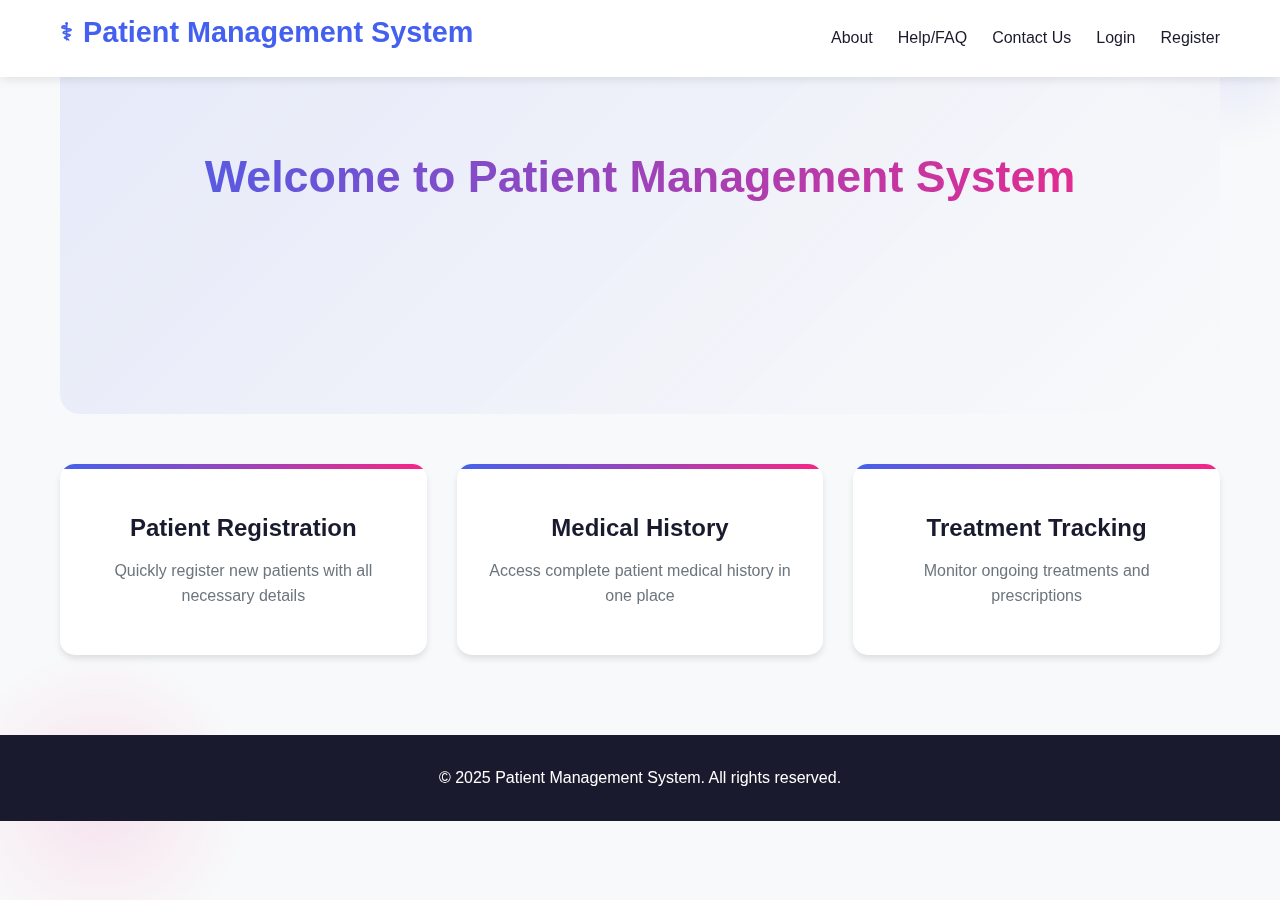
<file: index.html>
<!DOCTYPE html>
<html lang="en">
<head>
    <meta charset="UTF-8">
    <meta name="viewport" content="width=device-width, initial-scale=1.0">
    <title>Patient Management System</title>
    <link rel="stylesheet" href="css/index.css">
</head>
<body>
    <header>
        <div class="container">
            <h1>Patient Management System</h1>
            <nav>
                <ul>
                    <li><a href="#">About</a></li>
                    <li><a href="#">Help/FAQ</a></li>
                    <li><a href="#">Contact Us</a></li>
                    <li><a href="login.html">Login</a></li>
                    <li><a href="login.html?register=true">Register</a></li>
                </ul>
            </nav>
        </div>
    </header>

    <main class="container">
        <section class="hero">
            <h2>Welcome to Patient Management System</h2>
            <p>Efficiently manage patient flow, records, and treatment history</p>
            <div class="cta-buttons">
                <a href="login.html" class="btn primary">Staff Dashboard</a>
                <a href="#" class="btn secondary">Learn More</a>
            </div>
        </section>

        <section class="features">
            <div class="feature-card">
                <h3>Patient Registration</h3>
                <p>Quickly register new patients with all necessary details</p>
            </div>
            <div class="feature-card">
                <h3>Medical History</h3>
                <p>Access complete patient medical history in one place</p>
            </div>
            <div class="feature-card">
                <h3>Treatment Tracking</h3>
                <p>Monitor ongoing treatments and prescriptions</p>
            </div>
        </section>
    </main>

    <footer>
        <div class="container">
            <p>&copy; 2025 Patient Management System. All rights reserved.</p>
        </div>
    </footer>

    <script src="js/main.js"></script>
</body>
</html>
</file>
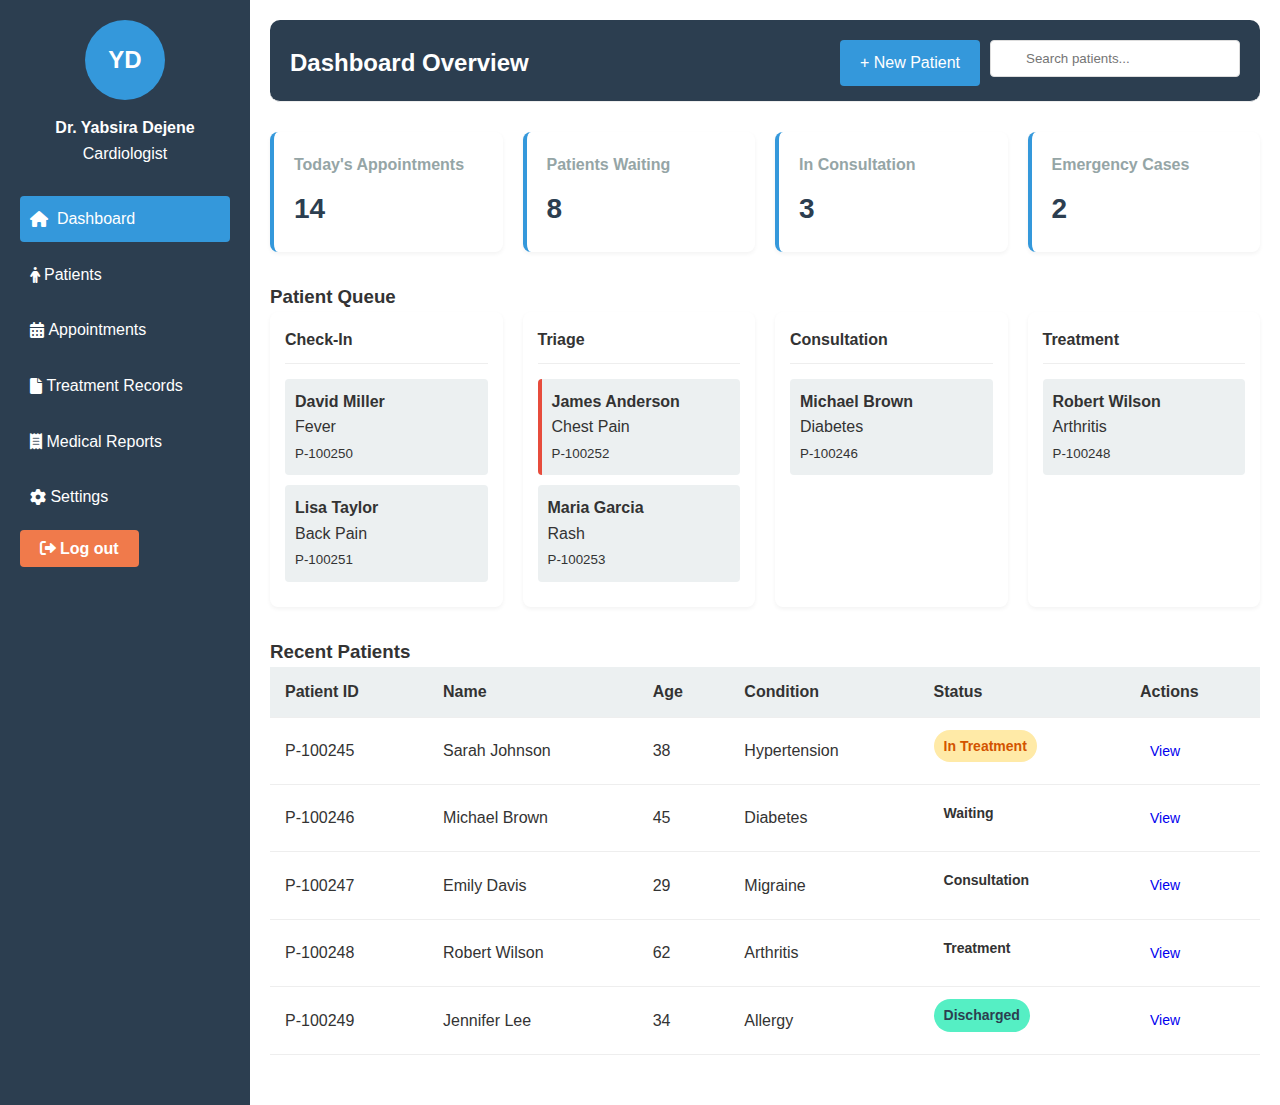
<file: dashboard.html>
<!DOCTYPE html>
<html lang="en">
<head>
    <meta charset="UTF-8">
    <meta name="viewport" content="width=device-width, initial-scale=1.0">
    <title>Dashboard | Patient Management System</title>
    <link rel="stylesheet" href="css/style.css">
 <link rel="stylesheet" href="https://cdnjs.cloudflare.com/ajax/libs/font-awesome/6.0.0-beta3/css/all.min.css">
</head>
<body>
    <div class="dashboard-container">
        <aside class="sidebar">
            <div class="profile-summary">
                <div class="avatar">YD</div>
                <h4>Dr. Yabsira Dejene</h4>
                <p>Cardiologist</p>
            </div>
            <nav>
                <ul>
                    <li class="active"><a href="dashboard.html"><i class="icon-dashboard fas fa-home "></i> &nbsp; Dashboard</a></li>
                    <li><a href="#recent-patients"><i class="icon-patients fas fa-person">&nbsp;</i> Patients</a></li>
                    <li><a href="#"><i class="icon-appointments fas fa-calendar-days "></i> &nbsp;Appointments</a></li>
                    <li><a href="#"><i class="icon-treatment fas fa-file"></i> &nbsp;Treatment Records</a></li>
                    <li><a href="#"><i class="icon-reports fas fa-receipt"></i> &nbsp;Medical Reports</a></li>
                    <li><a href="#"><i class="icon-settings fas fa-gear"></i> &nbsp;Settings</a></li>
                </ul>
            </nav>  
            <button class="logout-btn btn  fa-solid fa-right-from-bracket " id="logout-btn" style="background-color: rgb(240, 122, 75); color: white;">&nbsp;<a href="index.html" style="text-decoration: none; color: white;">Log out</a></button>
        </aside>

        <main class="main-content">
            <header class="content-header">
                <h2>Dashboard Overview</h2>
                <div class="header-actions">
                    <!-- <button class="btn primary" id="new-patient-btn">+ New Patient</button> -->
                     <a href="new-patient.html" class="btn primary" id="new-patient-btn">+ New Patient</a>
                    <div class="search-box">
                        <input type="text" placeholder="Search patients...">
                        <i class="icon-search"></i>
                    </div>
                </div>
            </header>

            <div class="stats-grid">
                <div class="stat-card">
                    <h3>Today's Appointments</h3>
                    <p class="stat-value">14</p>
                </div>
                <div class="stat-card">
                    <h3>Patients Waiting</h3>
                    <p class="stat-value">8</p>
                </div>
                <div class="stat-card">
                    <h3>In Consultation</h3>
                    <p class="stat-value">3</p>
                </div>
                <div class="stat-card">
                    <h3>Emergency Cases</h3>
                    <p class="stat-value">2</p>
                </div>
            </div>

            <div class="content-section">
                <h3>Patient Queue</h3>
                <div class="queue-stages">
                    <div class="queue-stage">
                        <h4>Check-In</h4>
                        <div class="queue-list" id="checkin-queue">
                            <!-- Filled by JavaScript -->
                        </div>
                    </div>
                    <div class="queue-stage">
                        <h4>Triage</h4>
                        <div class="queue-list" id="triage-queue">
                            <!-- Filled by JavaScript -->
                        </div>
                    </div>
                    <div class="queue-stage">
                        <h4>Consultation</h4>
                        <div class="queue-list" id="consultation-queue">
                            <!-- Filled by JavaScript -->
                        </div>
                    </div>
                    <div class="queue-stage">
                        <h4>Treatment</h4>
                        <div class="queue-list" id="treatment-queue">
                            <!-- Filled by JavaScript -->
                        </div>
                    </div>
                </div>
            </div>

            <div class="content-section">
                <h3>Recent Patients</h3>
                <table class="patients-table">
                    <thead>
                        <tr>
                            <th>Patient ID</th>
                            <th>Name</th>
                            <th>Age</th>
                            <th>Condition</th>
                            <th>Status</th>
                            <th>Actions</th>
                        </tr>
                    </thead>
                    <tbody id="recent-patients">
                        <!-- Filled by JavaScript -->
                    </tbody>
                </table>
            </div>
        </main>
    </div>

    <script src="js/main.js"></script>
    <script src="js/patient.js"></script>
</body>
</html>
</file>
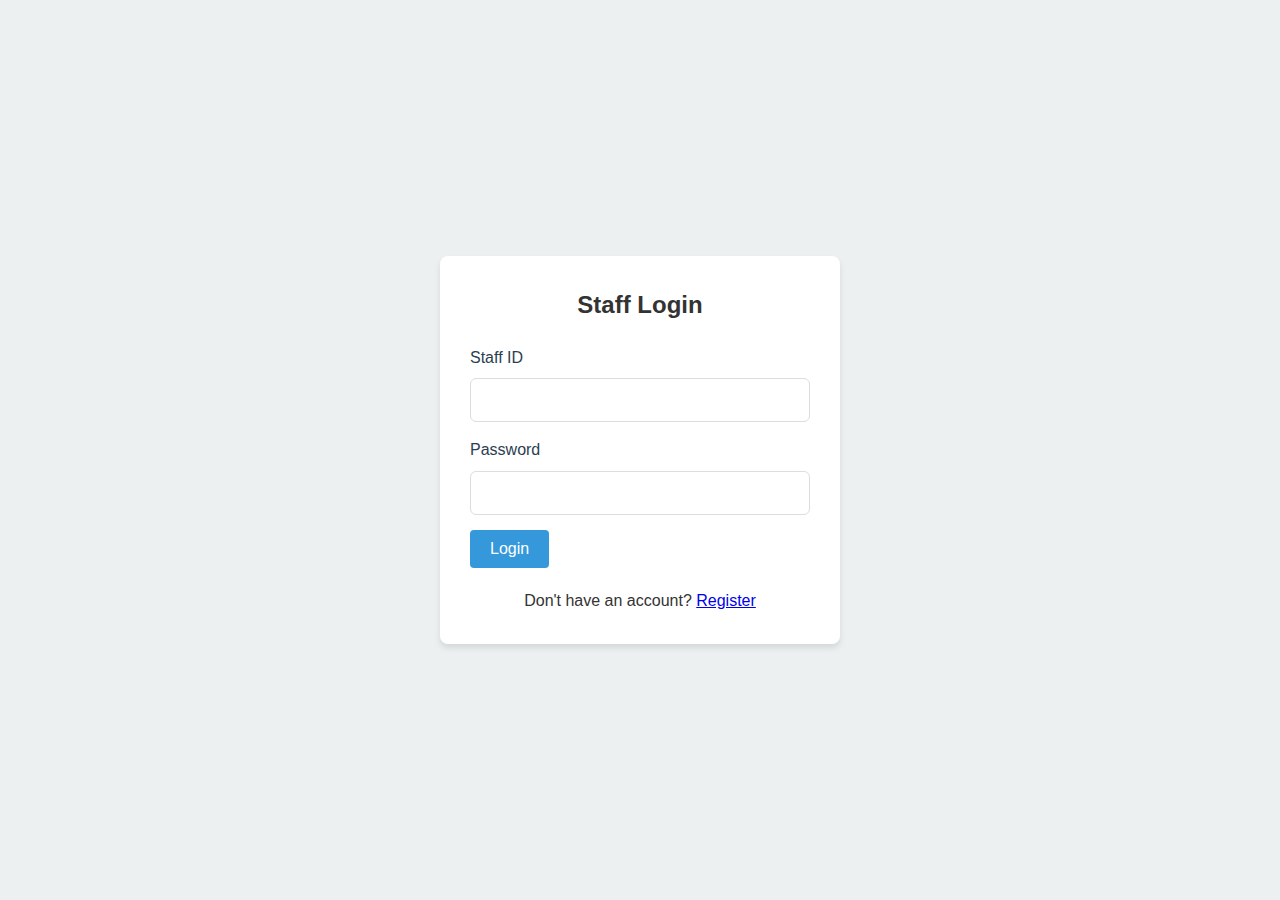
<file: login.html>
<!DOCTYPE html>
<html lang="en">
<head>
    <meta charset="UTF-8">
    <meta name="viewport" content="width=device-width, initial-scale=1.0">
    <title>Login | Patient Management System</title>
    <link rel="stylesheet" href="css/style.css">
</head>
<body>
    <div class="auth-container">
        <div class="auth-box" id="login-box">
            <h2>Staff Login</h2>
            <form id="login-form">
                <div class="form-group">
                    <label for="username">Staff ID</label>
                    <input type="text" id="username" required>
                </div>
                <div class="form-group">
                    <label for="password">Password</label>
                    <input type="password" id="password" required>
                </div>
                <button type="submit" class="btn primary">Login</button>
            </form>
            <p class="auth-switch">Don't have an account? <a href="#" id="show-register">Register</a></p>
        </div>

        <div class="auth-box hidden" id="register-box">
            <h2>Staff Registration</h2>
            <form id="register-form">
                <div class="form-group">
                    <label for="reg-name">Full Name</label>
                    <input type="text" id="reg-name" required>
                </div>
                <div class="form-group">
                    <label for="reg-email">Email</label>
                    <input type="email" id="reg-email" required>
                </div>
                <div class="form-group">
                    <label for="reg-staff-id">Staff ID</label>
                    <input type="text" id="reg-staff-id" required>
                </div>
                <div class="form-group">
                    <label for="reg-password">Password</label>
                    <input type="password" id="reg-password" required>
                </div>
                <div class="form-group">
                    <label for="reg-confirm">Confirm Password</label>
                    <input type="password" id="reg-confirm" required>
                </div>
                <button type="submit" class="btn primary">Register</button>
            </form>
            <p class="auth-switch">Already have an account? <a href="#" id="show-login">Login</a></p>
        </div>
    </div>

    <script src="js/auth.js"></script>
</body>
</html>
</file>
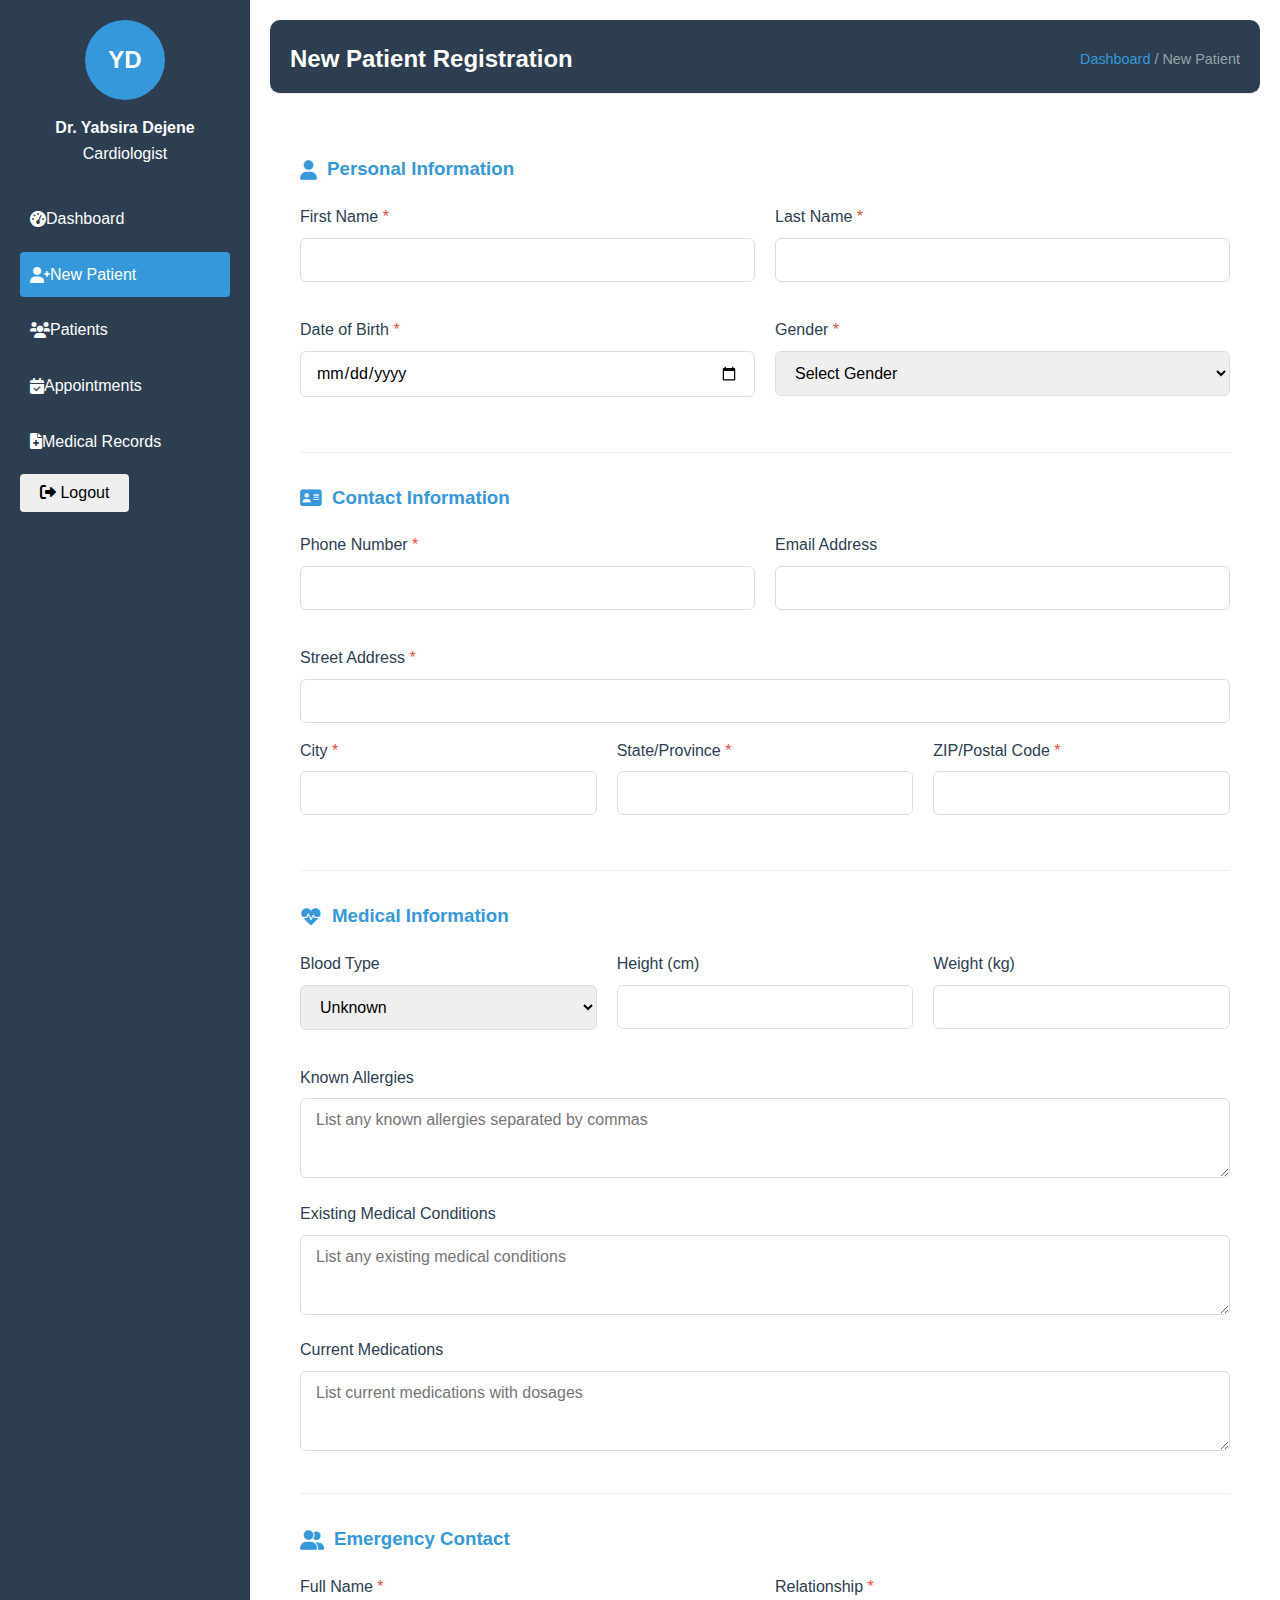
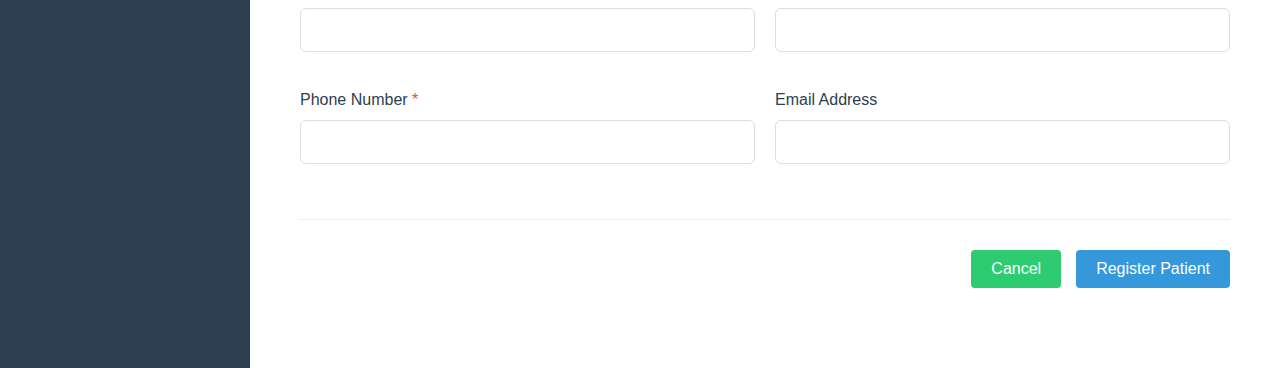
<file: new-patient.html>
<!DOCTYPE html>
<html lang="en">
<head>
    <meta charset="UTF-8">
    <meta name="viewport" content="width=device-width, initial-scale=1.0">
    <title>New Patient Registration | Patient Management System</title>
    <link rel="stylesheet" href="css/style.css">
    <link href="https://fonts.googleapis.com/css2?family=Poppins:wght@400;500;600;700&display=swap" rel="stylesheet">
    <link rel="stylesheet" href="https://cdnjs.cloudflare.com/ajax/libs/font-awesome/6.0.0-beta3/css/all.min.css">
</head>
<body>
    <div class="dashboard-container">
        <aside class="sidebar">
            <div class="profile-summary">
                <div class="avatar">YD</div>
                <h4>Dr. Yabsira Dejene</h4>
                <p>Cardiologist</p>
            </div>
            <nav>
                <ul>
                    <li><a href="dashboard.html"><i class="fas fa-tachometer-alt"></i> Dashboard</a></li>
                    <li class="active"><a href="#"><i class="fas fa-user-plus"></i> New Patient</a></li>
                    <li><a href="#"><i class="fas fa-users"></i> Patients</a></li>
                    <li><a href="#"><i class="fas fa-calendar-check"></i> Appointments</a></li>
                    <li><a href="#"><i class="fas fa-file-medical"></i> Medical Records</a></li>
                </ul>
            </nav>
            <button class="logout-btn btn" id="logout-btn"><i class="fas fa-sign-out-alt"></i> Logout</button>
        </aside>

        <main class="main-content">
            <header class="content-header">
                <h2>New Patient Registration</h2>
                <div class="breadcrumb">
                    <a href="dashboard.html">Dashboard</a> / <span>New Patient</span>
                </div>
            </header>

            <div class="registration-form-container">
                <form id="patient-registration-form">
                    <div class="form-section">
                        <h3><i class="fas fa-user"></i> Personal Information</h3>
                        <div class="form-row">
                            <div class="form-group">
                                <label for="first-name">First Name <span class="required">*</span></label>
                                <input type="text" id="first-name" name="first-name" required>
                            </div>
                            <div class="form-group">
                                <label for="last-name">Last Name <span class="required">*</span></label>
                                <input type="text" id="last-name" name="last-name" required>
                            </div>
                        </div>

                        <div class="form-row">
                            <div class="form-group">
                                <label for="dob">Date of Birth <span class="required">*</span></label>
                                <input type="date" id="dob" name="dob" required>
                            </div>
                            <div class="form-group">
                                <label for="gender">Gender <span class="required">*</span></label>
                                <select id="gender" name="gender" required>
                                    <option value="">Select Gender</option>
                                    <option value="male">Male</option>
                                    <option value="female">Female</option>
                                    <option value="other">Other</option>
                                    <option value="prefer-not-to-say">Prefer not to say</option>
                                </select>
                            </div>
                        </div>
                    </div>

                    <div class="form-section">
                        <h3><i class="fas fa-address-card"></i> Contact Information</h3>
                        <div class="form-row">
                            <div class="form-group">
                                <label for="phone">Phone Number <span class="required">*</span></label>
                                <input type="tel" id="phone" name="phone" required>
                            </div>
                            <div class="form-group">
                                <label for="email">Email Address</label>
                                <input type="email" id="email" name="email">
                            </div>
                        </div>

                        <div class="form-group">
                            <label for="address">Street Address <span class="required">*</span></label>
                            <input type="text" id="address" name="address" required>
                        </div>

                        <div class="form-row">
                            <div class="form-group">
                                <label for="city">City <span class="required">*</span></label>
                                <input type="text" id="city" name="city" required>
                            </div>
                            <div class="form-group">
                                <label for="state">State/Province <span class="required">*</span></label>
                                <input type="text" id="state" name="state" required>
                            </div>
                            <div class="form-group">
                                <label for="zip">ZIP/Postal Code <span class="required">*</span></label>
                                <input type="text" id="zip" name="zip" required>
                            </div>
                        </div>
                    </div>

                    <div class="form-section">
                        <h3><i class="fas fa-heartbeat"></i> Medical Information</h3>
                        <div class="form-row">
                            <div class="form-group">
                                <label for="blood-type">Blood Type</label>
                                <select id="blood-type" name="blood-type">
                                    <option value="">Unknown</option>
                                    <option value="A+">A+</option>
                                    <option value="A-">A-</option>
                                    <option value="B+">B+</option>
                                    <option value="B-">B-</option>
                                    <option value="AB+">AB+</option>
                                    <option value="AB-">AB-</option>
                                    <option value="O+">O+</option>
                                    <option value="O-">O-</option>
                                </select>
                            </div>
                            <div class="form-group">
                                <label for="height">Height (cm)</label>
                                <input type="number" id="height" name="height" min="0">
                            </div>
                            <div class="form-group">
                                <label for="weight">Weight (kg)</label>
                                <input type="number" id="weight" name="weight" min="0">
                            </div>
                        </div>

                        <div class="form-group">
                            <label for="allergies">Known Allergies</label>
                            <textarea id="allergies" name="allergies" rows="2" placeholder="List any known allergies separated by commas"></textarea>
                        </div>

                        <div class="form-group">
                            <label for="conditions">Existing Medical Conditions</label>
                            <textarea id="conditions" name="conditions" rows="3" placeholder="List any existing medical conditions"></textarea>
                        </div>

                        <div class="form-group">
                            <label for="medications">Current Medications</label>
                            <textarea id="medications" name="medications" rows="3" placeholder="List current medications with dosages"></textarea>
                        </div>
                    </div>

                    <div class="form-section">
                        <h3><i class="fas fa-user-friends"></i> Emergency Contact</h3>
                        <div class="form-row">
                            <div class="form-group">
                                <label for="emergency-name">Full Name <span class="required">*</span></label>
                                <input type="text" id="emergency-name" name="emergency-name" required>
                            </div>
                            <div class="form-group">
                                <label for="emergency-relation">Relationship <span class="required">*</span></label>
                                <input type="text" id="emergency-relation" name="emergency-relation" required>
                            </div>
                        </div>

                        <div class="form-row">
                            <div class="form-group">
                                <label for="emergency-phone">Phone Number <span class="required">*</span></label>
                                <input type="tel" id="emergency-phone" name="emergency-phone" required>
                            </div>
                            <div class="form-group">
                                <label for="emergency-email">Email Address</label>
                                <input type="email" id="emergency-email" name="emergency-email">
                            </div>
                        </div>
                    </div>

                    <div class="form-actions">
                        <button type="button" class="btn secondary" id="cancel-btn">Cancel</button>
                        <button type="submit" class="btn primary">Register Patient</button>
                    </div>
                </form>
            </div>
        </main>
    </div>

    <script src="js/auth.js"></script>
    <script src="js/patient.js"></script>
    <script>
        document.addEventListener('DOMContentLoaded', function() {
            // Form submission
            const form = document.getElementById('patient-registration-form');
            form.addEventListener('submit', function(e) {
                e.preventDefault();
                
                // In a real application, you would send this data to your backend
                console.log('Form submitted:', new FormData(form));
                
                // Show success message
                alert('Patient registered successfully!');
                
                // Redirect to patient profile or dashboard
                window.location.href = 'dashboard.html';
            });
            
            // Cancel button
            document.getElementById('cancel-btn').addEventListener('click', function() {
                if(confirm('Are you sure you want to cancel? All unsaved data will be lost.')) {
                    window.location.href = 'dashboard.html';
                }
            });
        });
    </script>
</body>
</html>
</file>
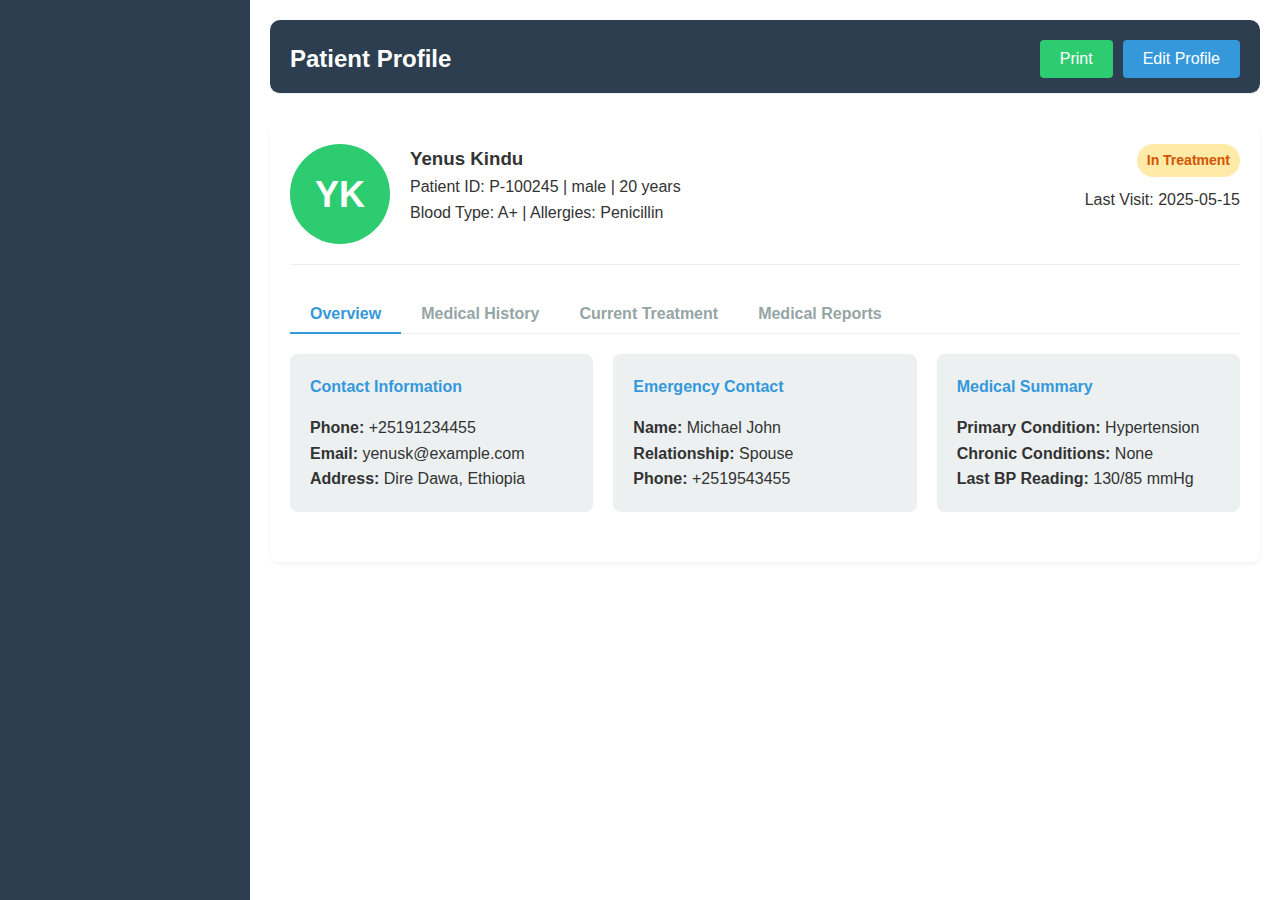
<file: patient-profile.html>
<!DOCTYPE html>
<html lang="en">
<head>
    <meta charset="UTF-8">
    <meta name="viewport" content="width=device-width, initial-scale=1.0">
    <title>Patient Profile | Patient Management System</title>
    <link rel="stylesheet" href="css/style.css">
</head>
<body>
    <div class="dashboard-container">
        <aside class="sidebar">
            <!-- Same sidebar as dashboard -->
        </aside>

        <main class="main-content">
            <header class="content-header">
                <h2>Patient Profile</h2>
                <div class="header-actions">
                    <button class="btn secondary">Print</button>
                    <button class="btn primary" id="edit-profile-btn">Edit Profile</button>
                </div>
            </header>

            <div class="patient-profile">
                <div class="profile-header">
                    <div class="patient-avatar">YK</div>
                    <div class="patient-info">
                        <h3>Yenus Kindu</h3>
                        <p>Patient ID: P-100245 | male | 20 years</p>
                        <p>Blood Type: A+ | Allergies: Penicillin</p>
                    </div>
                    <div class="patient-status">
                        <span class="status-badge in-treatment">In Treatment</span>
                        <p>Last Visit: 2025-05-15</p>
                    </div>
                </div>

                <div class="profile-tabs">
                    <button class="tab-btn active" data-tab="overview">Overview</button>
                    <button class="tab-btn" data-tab="history">Medical History</button>
                    <button class="tab-btn" data-tab="treatment">Current Treatment</button>
                    <button class="tab-btn" data-tab="reports">Medical Reports</button>
                </div>

                <div class="tab-content active" id="overview-tab">
                    <div class="info-grid">
                        <div class="info-card">
                            <h4>Contact Information</h4>
                            <p><strong>Phone:</strong> +25191234455</p>
                            <p><strong>Email:</strong> yenusk@example.com</p>
                            <p><strong>Address:</strong> Dire Dawa, Ethiopia</p>
                        </div>
                        <div class="info-card">
                            <h4>Emergency Contact</h4>
                            <p><strong>Name:</strong> Michael John</p>
                            <p><strong>Relationship:</strong> Spouse</p>
                            <p><strong>Phone:</strong> +2519543455</p>
                        </div>
                        <div class="info-card">
                            <h4>Medical Summary</h4>
                            <p><strong>Primary Condition:</strong> Hypertension</p>
                            <p><strong>Chronic Conditions:</strong> None</p>
                            <p><strong>Last BP Reading:</strong> 130/85 mmHg</p>
                        </div>
                    </div>
                </div>

                <div class="tab-content" id="history-tab">
                    <div class="timeline">
                        <div class="timeline-item">
                            <div class="timeline-date">2025-05-10</div>
                            <div class="timeline-content">
                                <h5>Follow-up Consultation</h5>
                                <p>Dr. Smith adjusted medication dosage for better blood pressure control.</p>
                                <p><strong>Prescription:</strong> Lisinopril 10mg daily</p>
                            </div>
                        </div>
                        <div class="timeline-item">
                            <div class="timeline-date">2025-05-12</div>
                            <div class="timeline-content">
                                <h5>Annual Checkup</h5>
                                <p>Routine physical examination. Blood work showed slightly elevated cholesterol.</p>
                                <p><strong>Recommendation:</strong> Dietary changes, follow-up in 3 months</p>
                            </div>
                        </div>
                    </div>
                </div>

                <div class="tab-content" id="treatment-tab">
                    <div class="treatment-current">
                        <h4>Current Medications</h4>
                        <ul class="medication-list">
                            <li>
                                <strong>Lisinopril</strong> - 10mg daily
                                <span class="medication-details">For hypertension, started 2023-11-15</span>
                            </li>
                        </ul>

                        <h4>Treatment Plan</h4>
                        <div class="treatment-plan">
                            <p>Monitor blood pressure weekly. Follow-up appointment scheduled for 2025-05-15.</p>
                            <p>Recommended low-sodium diet and regular exercise.</p>
                        </div>
                    </div>
                </div>

                <div class="tab-content" id="reports-tab">
                    <div class="reports-grid">
                        <div class="report-card">
                            <h5>Blood Test (2025-05-10)</h5>
                            <p>Cholesterol: 190 mg/dL</p>
                            <p>Glucose: 92 mg/dL</p>
                            <button class="btn small">View Full Report</button>
                        </div>
                        <div class="report-card">
                            <h5>ECG (2025-04-22)</h5>
                            <p>Normal sinus rhythm</p>
                            <button class="btn small">View Full Report</button>
                        </div>
                    </div>
                </div>
            </div>
        </main>
    </div>

    <script src="js/main.js"></script>
    <script src="js/patient.js"></script>
</body>
</html>
</file>
<file: css/index.css>
/* Updated style.css - Modern & Responsive Design */

/* Global Styles */
:root {
    --primary-color: #4361ee;
    --primary-light: #4895ef;
    --secondary-color: #3f37c9;
    --accent-color: #f72585;
    --dark-color: #1a1a2e;
    --light-color: #f8f9fa;
    --gray-color: #6c757d;
    --white: #ffffff;
    --black: #212529;
    --success-color: #4cc9f0;
    --warning-color: #f8961e;
    --danger-color: #ef233c;
    
    --box-shadow: 0 4px 6px rgba(0, 0, 0, 0.1);
    --box-shadow-hover: 0 10px 15px rgba(0, 0, 0, 0.1);
    --transition: all 0.3s ease;
}

* {
    margin: 0;
    padding: 0;
    box-sizing: border-box;
}

body {
    font-family: 'Poppins', sans-serif;
    background-color: var(--light-color);
    color: var(--black);
    line-height: 1.6;
    overflow-x: hidden;
}

.container {
    width: 100%;
    max-width: 1200px;
    margin: 0 auto;
    padding: 0 20px;
}

/* Typography */
h1, h2, h3, h4, h5, h6 {
    font-weight: 700;
    line-height: 1.2;
    margin-bottom: 0.75rem;
}

h1 {
    font-size: 2.5rem;
}

h2 {
    font-size: 2rem;
    color: var(--dark-color);
}

h3 {
    font-size: 1.5rem;
}

p {
    margin-bottom: 1rem;
}

/* Buttons */
.btn {
    display: inline-block;
    padding: 12px 24px;
    border: none;
    border-radius: 50px;
    cursor: pointer;
    font-size: 1rem;
    font-weight: 600;
    text-align: center;
    text-decoration: none;
    transition: var(--transition);
    box-shadow: var(--box-shadow);
}

.btn:hover {
    transform: translateY(-3px);
    box-shadow: var(--box-shadow-hover);
}

.btn:active {
    transform: translateY(1px);
}

.btn.primary {
    background-color: var(--primary-color);
    color: var(--white);
}

.btn.primary:hover {
    background-color: var(--primary-light);
}

.btn.secondary {
    background-color: var(--secondary-color);
    color: var(--white);
}

.btn.secondary:hover {
    background-color: #575fcf;
}

.btn.accent {
    background-color: var(--accent-color);
    color: var(--white);
}

/* Header */
header {
    background-color: var(--white);
    box-shadow: 0 2px 10px rgba(0, 0, 0, 0.1);
    position: fixed;
    width: 100%;
    top: 0;
    z-index: 1000;
    padding: 15px 0;
}

header .container {
    display: flex;
    justify-content: space-between;
    align-items: center;
}

header h1 {
    color: var(--primary-color);
    font-size: 1.8rem;
    display: flex;
    align-items: center;
}

header h1::before {
    content: "⚕";
    margin-right: 10px;
    font-size: 1.5rem;
}

nav ul {
    display: flex;
    list-style: none;
}

nav ul li {
    margin-left: 25px;
}

nav ul li a {
    color: var(--dark-color);
    text-decoration: none;
    font-weight: 500;
    transition: var(--transition);
    position: relative;
    padding: 5px 0;
}

nav ul li a::after {
    content: '';
    position: absolute;
    bottom: 0;
    left: 0;
    width: 0;
    height: 2px;
    background-color: var(--primary-color);
    transition: var(--transition);
}

nav ul li a:hover::after {
    width: 100%;
}

nav ul li a:hover {
    color: var(--primary-color);
}

/* Hero Section */
.hero {
    padding: 150px 0 80px;
    text-align: center;
    background: linear-gradient(135deg, rgba(67, 97, 238, 0.1) 0%, rgba(248, 249, 250, 1) 100%);
    border-radius: 0 0 20px 20px;
    margin-bottom: 50px;
}

.hero h2 {
    font-size: 2.8rem;
    margin-bottom: 20px;
    background: linear-gradient(to right, var(--primary-color), var(--accent-color));
    -webkit-background-clip: text;
    -webkit-text-fill-color: transparent;
    animation: fadeInUp 1s ease;
}

.hero p {
    font-size: 1.2rem;
    color: var(--gray-color);
    max-width: 700px;
    margin: 0 auto 30px;
    animation: fadeInUp 1s ease 0.2s forwards;
    opacity: 0;
}

.cta-buttons {
    display: flex;
    justify-content: center;
    gap: 20px;
    animation: fadeInUp 1s ease 0.4s forwards;
    opacity: 0;
}

/* Features Section */
.features {
    display: grid;
    grid-template-columns: repeat(auto-fit, minmax(300px, 1fr));
    gap: 30px;
    margin-bottom: 80px;
}

.feature-card {
    background-color: var(--white);
    padding: 30px;
    border-radius: 15px;
    box-shadow: var(--box-shadow);
    transition: var(--transition);
    text-align: center;
    position: relative;
    overflow: hidden;
    z-index: 1;
}

.feature-card::before {
    content: '';
    position: absolute;
    top: 0;
    left: 0;
    width: 100%;
    height: 5px;
    background: linear-gradient(to right, var(--primary-color), var(--accent-color));
}

.feature-card:hover {
    transform: translateY(-10px);
    box-shadow: var(--box-shadow-hover);
}

.feature-card h3 {
    margin: 20px 0 15px;
    color: var(--dark-color);
}

.feature-card p {
    color: var(--gray-color);
}

.feature-card i {
    font-size: 2.5rem;
    color: var(--primary-color);
}

/* Footer */
footer {
    background-color: var(--dark-color);
    color: var(--white);
    padding: 30px 0;
    text-align: center;
}

footer p {
    margin-bottom: 0;
}

/* Animations */
@keyframes fadeInUp {
    from {
        opacity: 0;
        transform: translateY(20px);
    }
    to {
        opacity: 1;
        transform: translateY(0);
    }
}

/* Responsive Design */
@media (max-width: 992px) {
    .hero h2 {
        font-size: 2.4rem;
    }
    
    .hero p {
        font-size: 1.1rem;
    }
}

@media (max-width: 768px) {
    header .container {
        flex-direction: column;
    }
    
    header h1 {
        margin-bottom: 15px;
    }
    
    nav ul {
        flex-wrap: wrap;
        justify-content: center;
    }
    
    nav ul li {
        margin: 0 10px 5px;
    }
    
    .hero {
        padding: 120px 0 60px;
    }
    
    .hero h2 {
        font-size: 2rem;
    }
    
    .cta-buttons {
        flex-direction: column;
        align-items: center;
    }
    
    .btn {
        width: 100%;
        max-width: 250px;
        margin-bottom: 10px;
    }
}

@media (max-width: 576px) {
    .hero {
        padding: 100px 0 40px;
    }
    
    .hero h2 {
        font-size: 1.8rem;
    }
    
    .features {
        grid-template-columns: 1fr;
    }
    
    .feature-card {
        padding: 20px;
    }
}

/* Modern UI Enhancements */
/* Add some decorative elements */
body::before {
    content: '';
    position: fixed;
    top: -50px;
    right: -50px;
    width: 200px;
    height: 200px;
    background: radial-gradient(circle, rgba(67, 97, 238, 0.1) 0%, rgba(67, 97, 238, 0) 70%);
    z-index: -1;
}

body::after {
    content: '';
    position: fixed;
    bottom: -50px;
    left: -50px;
    width: 300px;
    height: 300px;
    background: radial-gradient(circle, rgba(248, 37, 133, 0.1) 0%, rgba(248, 37, 133, 0) 70%);
    z-index: -1;
}

/* Pulse animation for important elements */
@keyframes pulse {
    0% {
        transform: scale(1);
    }
    50% {
        transform: scale(1.05);
    }
    100% {
        transform: scale(1);
    }
}

.pulse {
    animation: pulse 2s infinite;
}

/* Add Font Awesome for icons */
@import url('https://cdnjs.cloudflare.com/ajax/libs/font-awesome/6.0.0-beta3/css/all.min.css');
</file>
<file: css/style.css>
/* Global Styles */
:root {
    --primary-color: #3498db;
    --secondary-color: #2ecc71;
    --danger-color: #e74c3c;
    --warning-color: #f39c12;
    --dark-color: #2c3e50;
    --light-color: #ecf0f1;
    --gray-color: #95a5a6;
    --white: #ffffff;
    --black: #333333;
}

* {
    margin: 0;
    padding: 0;
    box-sizing: border-box;
    font-family: 'Segoe UI', Tahoma, Geneva, Verdana, sans-serif;
}

body {
    background-color: #f5f7fa;
    color: var(--black);
    line-height: 1.6;
}

.container {
    width: 90%;
    max-width: 1200px;
    margin: 0 auto;
    padding: 0 20px;
}

/* Buttons */
.btn {
    display: inline-block;
    padding: 10px 20px;
    border: none;
    border-radius: 4px;
    cursor: pointer;
    font-size: 16px;
    text-align: center;
    text-decoration: none;
    transition: all 0.3s ease;
}

.btn.primary {
    background-color: var(--primary-color);
    color: var(--white);
}

.btn.secondary {
    background-color: var(--secondary-color);
    color: var(--white);
}

.btn.danger {
    background-color: var(--danger-color);
    color: var(--white);
}

.btn.small {
    padding: 5px 10px;
    font-size: 14px;
}

/* Header */
header {
    background-color: var(--dark-color);
    color: var(--white);
    padding: 20px;
    border-radius: 10px;
}

header h1 {
    font-size: 24px;
    display: inline-block;
}

header nav {
    display: inline-block;
    float: right;
}

header nav ul {
    list-style: none;
}

header nav ul li {
    display: inline-block;
    margin-left: 20px;
}

header nav ul li a {
    color: var(--white);
    text-decoration: none;
}

/* Auth Pages */
.auth-container {
    display: flex;
    justify-content: center;
    align-items: center;
    min-height: 100vh;
    background-color: var(--light-color);
}

.auth-box {
    background-color: var(--white);
    padding: 30px;
    border-radius: 8px;
    box-shadow: 0 4px 6px rgba(0, 0, 0, 0.1);
    width: 100%;
    max-width: 400px;
}

.auth-box h2 {
    margin-bottom: 20px;
    text-align: center;
}

.form-group {
    margin-bottom: 15px;
}

.form-group label {
    display: block;
    margin-bottom: 5px;
    font-weight: 600;
}

.form-group input {
    width: 100%;
    padding: 10px;
    border: 1px solid #ddd;
    border-radius: 4px;
    font-size: 16px;
}

.auth-switch {
    text-align: center;
    margin-top: 20px;
}

.hidden {
    display: none;
}

/* Dashboard Layout */
.dashboard-container {
    display: flex;
    min-height: 100vh;
}

.sidebar {
    width: 250px;
    background-color: var(--dark-color);
    color: var(--white);
    padding: 20px;
}

.profile-summary {
    text-align: center;
    margin-bottom: 30px;
}

.avatar {
    width: 80px;
    height: 80px;
    background-color: var(--primary-color);
    border-radius: 50%;
    display: flex;
    justify-content: center;
    align-items: center;
    margin: 0 auto 15px;
    font-size: 24px;
    font-weight: bold;
}

.sidebar nav ul {
    list-style: none;
}

.sidebar nav ul li {
    margin-bottom: 10px;
}

.sidebar nav ul li a {
    color: var(--white);
    text-decoration: none;
    display: flex;
    align-items: center;
    padding: 10px;
    border-radius: 4px;
    transition: background-color 0.3s;
}

.sidebar nav ul li a:hover {
    background-color: rgba(255, 255, 255, 0.1);
}

.sidebar nav ul li.active a {
    background-color: var(--primary-color);
}

.main-content {
    flex: 1;
    padding: 20px;
    background-color: var(--white);
}

.content-header {
    display: flex;
    justify-content: space-between;
    align-items: center;
    margin-bottom: 30px;
    padding-bottom: 15px;
    border-bottom: 1px solid #eee;
}

.header-actions {
    display: flex;
    gap: 10px;
}

.search-box {
    position: relative;
}

.search-box input {
    padding: 10px 15px 10px 35px;
    border: 1px solid #ddd;
    border-radius: 4px;
    width: 250px;
}

.search-box i {
    position: absolute;
    left: 10px;
    top: 50%;
    transform: translateY(-50%);
    color: var(--gray-color);
}

/* Stats Grid */
.stats-grid {
    display: grid;
    grid-template-columns: repeat(auto-fit, minmax(200px, 1fr));
    gap: 20px;
    margin-bottom: 30px;
}

.stat-card {
    background-color: var(--white);
    border-radius: 8px;
    padding: 20px;
    box-shadow: 0 2px 4px rgba(0, 0, 0, 0.05);
    border-left: 4px solid var(--primary-color);
}

.stat-card h3 {
    font-size: 16px;
    color: var(--gray-color);
    margin-bottom: 10px;
}

.stat-value {
    font-size: 28px;
    font-weight: bold;
    color: var(--dark-color);
}

/* Queue System */
.queue-stages {
    display: grid;
    grid-template-columns: repeat(auto-fit, minmax(200px, 1fr));
    gap: 20px;
    margin-bottom: 30px;
}

.queue-stage {
    background-color: var(--white);
    border-radius: 8px;
    padding: 15px;
    box-shadow: 0 2px 4px rgba(0, 0, 0, 0.05);
}

.queue-stage h4 {
    margin-bottom: 15px;
    padding-bottom: 10px;
    border-bottom: 1px solid #eee;
}

.queue-list {
    min-height: 200px;
}

.patient-card {
    background-color: var(--light-color);
    padding: 10px;
    margin-bottom: 10px;
    border-radius: 4px;
    cursor: move;
}

/* Tables */
.patients-table {
    width: 100%;
    border-collapse: collapse;
    margin-bottom: 30px;
}

.patients-table th, .patients-table td {
    padding: 12px 15px;
    text-align: left;
    border-bottom: 1px solid #eee;
}

.patients-table th {
    background-color: var(--light-color);
    font-weight: 600;
}

/* Patient Profile */
.patient-profile {
    background-color: var(--white);
    border-radius: 8px;
    box-shadow: 0 2px 4px rgba(0, 0, 0, 0.05);
    padding: 20px;
}

.profile-header {
    display: flex;
    margin-bottom: 30px;
    padding-bottom: 20px;
    border-bottom: 1px solid #eee;
}

.patient-avatar {
    width: 100px;
    height: 100px;
    background-color: var(--secondary-color);
    border-radius: 50%;
    display: flex;
    justify-content: center;
    align-items: center;
    font-size: 36px;
    font-weight: bold;
    color: var(--white);
    margin-right: 20px;
}

.patient-info {
    flex: 1;
}

.patient-status {
    text-align: right;
}

.status-badge {
    display: inline-block;
    padding: 5px 10px;
    border-radius: 20px;
    font-size: 14px;
    font-weight: 600;
    margin-bottom: 10px;
}

.status-badge.in-treatment {
    background-color: #ffeaa7;
    color: #d35400;
}

.status-badge.emergency {
    background-color: #ff7675;
    color: var(--white);
}

.status-badge.discharged {
    background-color: #55efc4;
    color: var(--dark-color);
}

/* Tabs */
.profile-tabs {
    display: flex;
    border-bottom: 1px solid #eee;
    margin-bottom: 20px;
}

.tab-btn {
    padding: 10px 20px;
    background: none;
    border: none;
    cursor: pointer;
    font-size: 16px;
    font-weight: 600;
    color: var(--gray-color);
    position: relative;
}

.tab-btn.active {
    color: var(--primary-color);
}

.tab-btn.active::after {
    content: '';
    position: absolute;
    bottom: -1px;
    left: 0;
    width: 100%;
    height: 2px;
    background-color: var(--primary-color);
}

.tab-content {
    display: none;
}

.tab-content.active {
    display: block;
}

/* Info Grid */
.info-grid {
    display: grid;
    grid-template-columns: repeat(auto-fit, minmax(300px, 1fr));
    gap: 20px;
    margin-bottom: 30px;
}

.info-card {
    background-color: var(--light-color);
    padding: 20px;
    border-radius: 8px;
}

.info-card h4 {
    margin-bottom: 15px;
    color: var(--primary-color);
}

/* Timeline */
.timeline {
    position: relative;
    padding-left: 30px;
}

.timeline::before {
    content: '';
    position: absolute;
    left: 10px;
    top: 0;
    bottom: 0;
    width: 2px;
    background-color: var(--primary-color);
}

.timeline-item {
    position: relative;
    margin-bottom: 30px;
}

.timeline-item::before {
    content: '';
    position: absolute;
    left: -30px;
    top: 5px;
    width: 12px;
    height: 12px;
    border-radius: 50%;
    background-color: var(--primary-color);
}

.timeline-date {
    font-weight: 600;
    color: var(--primary-color);
    margin-bottom: 5px;
}

.timeline-content h5 {
    margin-bottom: 10px;
}

/* Responsive */
@media (max-width: 768px) {
    .dashboard-container {
        flex-direction: column;
    }
    
    .sidebar {
        width: 100%;
    }
    
    .queue-stages {
        grid-template-columns: 1fr;
    }
    
    .profile-header {
        flex-direction: column;
    }
    
    .patient-status {
        text-align: left;
        margin-top: 20px;
    }
}

/* Add to your existing style.css */

/* Registration Form Styles */
.registration-form-container {
    background-color: var(--white);
    border-radius: 10px;
    box-shadow: var(--box-shadow);
    padding: 30px;
    margin-bottom: 30px;
}

.form-section {
    margin-bottom: 30px;
    padding-bottom: 20px;
    border-bottom: 1px solid #eee;
}

.form-section h3 {
    color: var(--primary-color);
    margin-bottom: 20px;
    display: flex;
    align-items: center;
    gap: 10px;
}

.form-section h3 i {
    font-size: 1.2rem;
}

.form-row {
    display: flex;
    gap: 20px;
    margin-bottom: 20px;
}

.form-group {
    flex: 1;
    margin-bottom: 15px;
}

.form-group label {
    display: block;
    margin-bottom: 8px;
    font-weight: 500;
    color: var(--dark-color);
}

.form-group .required {
    color: var(--danger-color);
}

.form-group input,
.form-group select,
.form-group textarea {
    width: 100%;
    padding: 12px 15px;
    border: 1px solid #ddd;
    border-radius: 6px;
    font-size: 16px;
    transition: var(--transition);
}

.form-group input:focus,
.form-group select:focus,
.form-group textarea:focus {
    border-color: var(--primary-color);
    outline: none;
    box-shadow: 0 0 0 3px rgba(67, 97, 238, 0.2);
}

.form-group textarea {
    min-height: 80px;
    resize: vertical;
}

.form-actions {
    display: flex;
    justify-content: flex-end;
    gap: 15px;
    margin-top: 30px;
}

.breadcrumb {
    color: var(--gray-color);
    font-size: 0.9rem;
}

.breadcrumb a {
    color: var(--primary-color);
    text-decoration: none;
}

.breadcrumb a:hover {
    text-decoration: underline;
}

/* Responsive adjustments */
@media (max-width: 768px) {
    .form-row {
        flex-direction: column;
        gap: 0;
    }
    
    .form-actions {
        flex-direction: column-reverse;
    }
    
    .form-actions .btn {
        width: 100%;
    }
}
</file>
